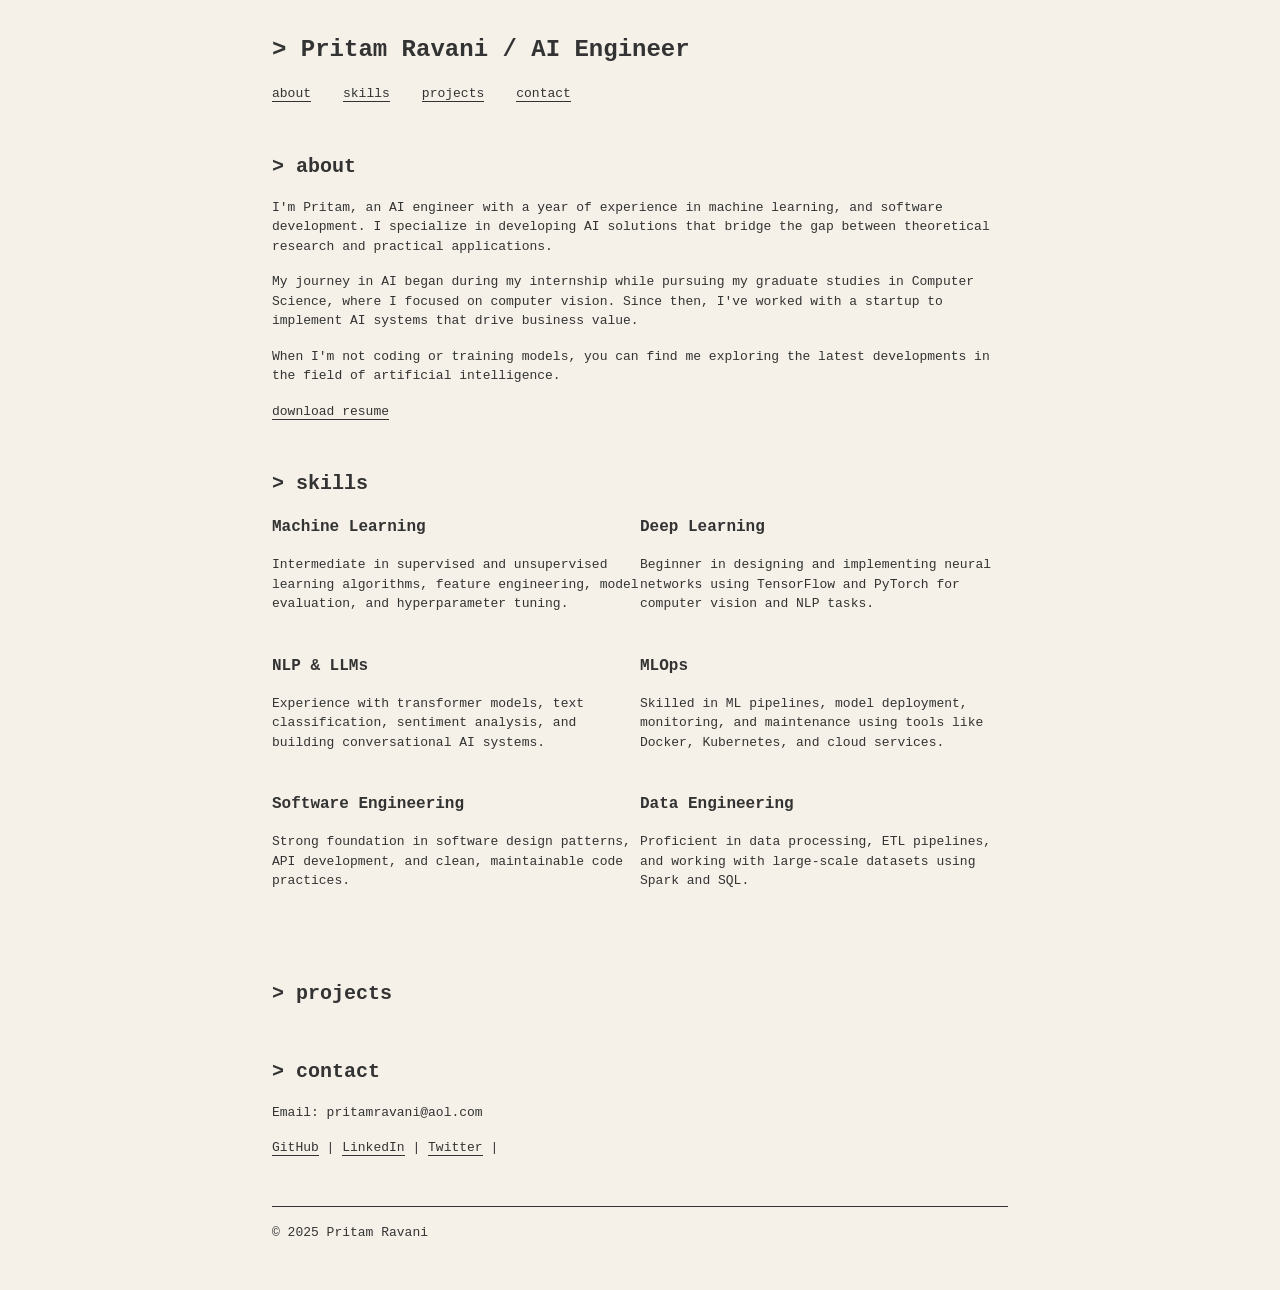
<file: index.html>
<!DOCTYPE html>
<html lang="en">
<head>
  <meta charset="UTF-8">
  <meta name="viewport" content="width=device-width, initial-scale=1.0">
  <title>Pritam Ravani - AI Engineer & Developer</title>
  <style>
    :root {
      --bg-color: #f5f1e8;
      --text-color: #333333;
      --link-color: #333333;
    }
    
    * {
      margin: 0;
      padding: 0;
      box-sizing: border-box;
    }
    
    body {
      font-family: monospace;
      background-color: var(--bg-color);
      color: var(--text-color);
      line-height: 1.5;
      max-width: 800px;
      margin: 0 auto;
      padding: 2rem;
    }
    
    a {
      color: var(--link-color);
      text-decoration: none;
      border-bottom: 1px solid var(--text-color);
    }
    
    nav {
      margin-bottom: 3rem;
    }
    
    nav ul {
      list-style-type: none;
      display: flex;
    }
    
    nav li {
      margin-right: 2rem;
    }
    
    h1, h2, h3 {
      margin-bottom: 1rem;
    }
    
    h1 {
      font-size: 1.5rem;
    }
    
    h2 {
      font-size: 1.25rem;
      margin-top: 3rem;
    }
    
    h3 {
      font-size: 1rem;
    }
    
    p {
      margin-bottom: 1rem;
    }
    
    section {
      margin-bottom: 3rem;
    }
    
    .skills {
      display: flex;
      flex-wrap: wrap;
    }
    
    .skill {
      width: 100%;
      margin-bottom: 1.5rem;
    }
    
    .projects {
      margin-top: 1rem;
    }
    
    .project {
      margin-bottom: 2rem;
    }
    
    .tags {
      margin: 0.5rem 0;
    }
    
    .contact-info {
      margin-bottom: 2rem;
    }
    
    footer {
      margin-top: 3rem;
      border-top: 1px solid var(--text-color);
      padding-top: 1rem;
    }
    
    @media (min-width: 600px) {
      .skill {
        width: 50%;
      }
    }
  </style>
</head>
<body>
  <header>
    <h1>> Pritam Ravani / AI Engineer</h1>
    <nav>
      <ul>
        <li><a href="#about">about</a></li>
        <li><a href="#skills">skills</a></li>
        <li><a href="#projects">projects</a></li>
        <li><a href="#contact">contact</a></li>
      </ul>
    </nav>
  </header>

  <main>
    <section id="about">
      <h2>> about</h2>
      <p>I'm Pritam, an AI engineer with a year of experience in machine learning, and software development. I specialize in developing AI solutions that bridge the gap between theoretical research and practical applications.</p>
      <p>My journey in AI began during my internship while pursuing my graduate studies in Computer Science, where I focused on computer vision. Since then, I've worked with a startup to implement AI systems that drive business value.</p>
      <p>When I'm not coding or training models, you can find me exploring the latest developments in the field of artificial intelligence.</p>
      <p><a href="#">download resume</a></p>
    </section>

    <section id="skills">
      <h2>> skills</h2>
      <div class="skills">
        <div class="skill">
          <h3>Machine Learning</h3>
          <p>Intermediate in supervised and unsupervised learning algorithms, feature engineering, model evaluation, and hyperparameter tuning.</p>
        </div>
        <div class="skill">
          <h3>Deep Learning</h3>
          <p>Beginner in designing and implementing neural networks using TensorFlow and PyTorch for computer vision and NLP tasks.</p>
        </div>
        <div class="skill">
          <h3>NLP & LLMs</h3>
          <p>Experience with transformer models, text classification, sentiment analysis, and building conversational AI systems.</p>
        </div>
        <div class="skill">
          <h3>MLOps</h3>
          <p>Skilled in ML pipelines, model deployment, monitoring, and maintenance using tools like Docker, Kubernetes, and cloud services.</p>
        </div>
        <div class="skill">
          <h3>Software Engineering</h3>
          <p>Strong foundation in software design patterns, API development, and clean, maintainable code practices.</p>
        </div>
        <div class="skill">
          <h3>Data Engineering</h3>
          <p>Proficient in data processing, ETL pipelines, and working with large-scale datasets using Spark and SQL.</p>
        </div>
      </div>
    </section>

    <section id="projects">
      <h2>> projects</h2>
      <div class="projects">
<!--         <div class="project">
          <h3>Intelligent Document Processor</h3>
          <p>An AI-powered document processing system that extracts structured information from unstructured documents using NLP and computer vision techniques.</p>
          <p class="tags">PyTorch | OCR | NLP | FastAPI</p>
          <p><a href="#">view project</a></p>
        </div>
        <div class="project">
          <h3>Real-time Emotion Recognition</h3>
          <p>A computer vision application that detects and classifies human emotions from facial expressions in real-time video streams.</p>
          <p class="tags">TensorFlow | Computer Vision | OpenCV | Flask</p>
          <p><a href="#">view project</a></p>
        </div>
        <div class="project">
          <h3>Conversational AI Assistant</h3>
          <p>A domain-specific conversational AI assistant built using large language models and fine-tuned for customer support in the healthcare industry.</p>
          <p class="tags">LLMs | Transformer Models | NLP | React</p>
          <p><a href="#">view project</a></p>
        </div> -->
      </div>
    </section>

    <section id="contact">
      <h2>> contact</h2>
      <div class="contact-info">
        <p>Email: pritamravani@aol.com</p>
        <p>
          <a href="https://github.com/pritam-ravani">GitHub</a> | 
          <a href="https://linkedin.com/in/pritamravani">LinkedIn</a> | 
          <a href="https://twitter.com/pritamravani">Twitter</a> | 
<!--           <a href="#">Medium</a> -->
        </p>
      </div>
    </section>
  </main>

  <footer>
    <p>&copy; 2025 Pritam Ravani</p>
  </footer>
</body>
</html>
</file>
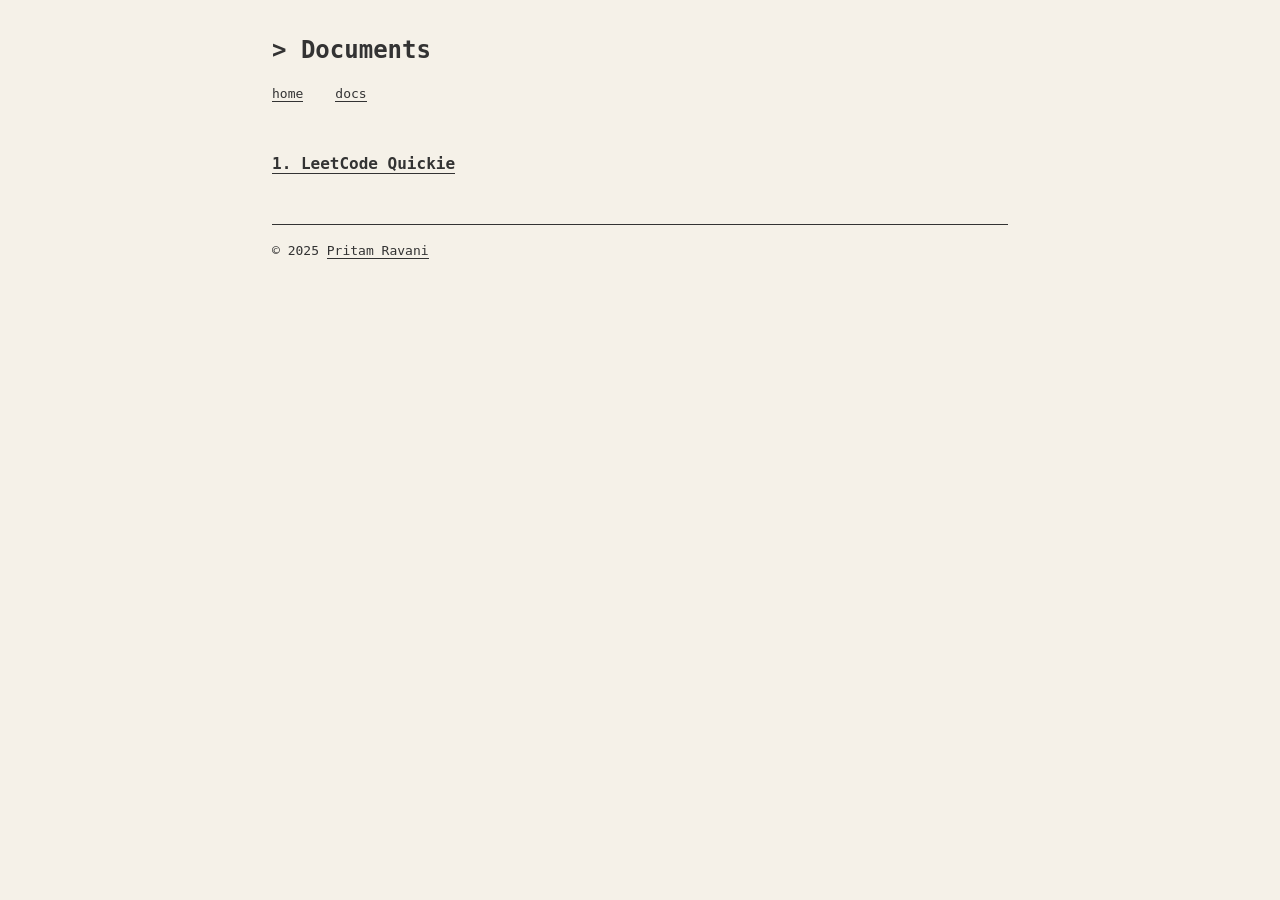
<file: docs/index.html>
<!DOCTYPE html>
<html lang="en">
<head>
  <meta charset="UTF-8">
  <meta name="viewport" content="width=device-width, initial-scale=1.0">
  <title>Documents | Pritam Ravani</title>
  <style>
    :root {
      --bg-color: #f5f1e8;
      --text-color: #333333;
      --link-color: #333333;
    }
    
    * {
      margin: 0;
      padding: 0;
      box-sizing: border-box;
    }
    
    body {
      font-family: monospace;
      background-color: var(--bg-color);
      color: var(--text-color);
      line-height: 1.5;
      max-width: 800px;
      margin: 0 auto;
      padding: 2rem;
    }
    
    a {
      color: var(--link-color);
      text-decoration: none;
      border-bottom: 1px solid var(--text-color);
    }
    
    a:hover {
      opacity: 0.7;
    }
    
    nav {
      margin-bottom: 3rem;
    }
    
    nav ul {
      list-style-type: none;
      display: flex;
    }
    
    nav li {
      margin-right: 2rem;
    }
    
    h1, h2, h3 {
      margin-bottom: 1rem;
    }
    
    h1 {
      font-size: 1.5rem;
    }
    
    h2 {
      font-size: 1.25rem;
      margin-top: 3rem;
    }
    
    h3 {
      font-size: 1rem;
      margin-bottom: 0.5rem;
    }
    
    section {
      margin-bottom: 3rem;
    }
    
    .document-list {
      margin-top: 1rem;
    }
    
    .document-item {
      margin-bottom: 1.5rem;
    }
    
    footer {
      margin-top: 3rem;
      border-top: 1px solid var(--text-color);
      padding-top: 1rem;
    }
  </style>
</head>
<body>
  <header>
    <h1>> Documents</h1>
    <nav>
      <ul>
        <li><a href="/index.html">home</a></li>
        <li><a href="#docs">docs</a></li>
      </ul>
    </nav>
  </header>

  <main>
    <section id="docs">
      <div class="document-list">
        <div class="document-item">
          <h3><a href="leetcode.html">1. LeetCode Quickie</a></h3>
        </div>
      </div>
    </section>
  </main>

  <footer>
    <p>&copy; 2025 <a href="/index.html">Pritam Ravani</a></p>
  </footer>
</body>
</html>
</file>
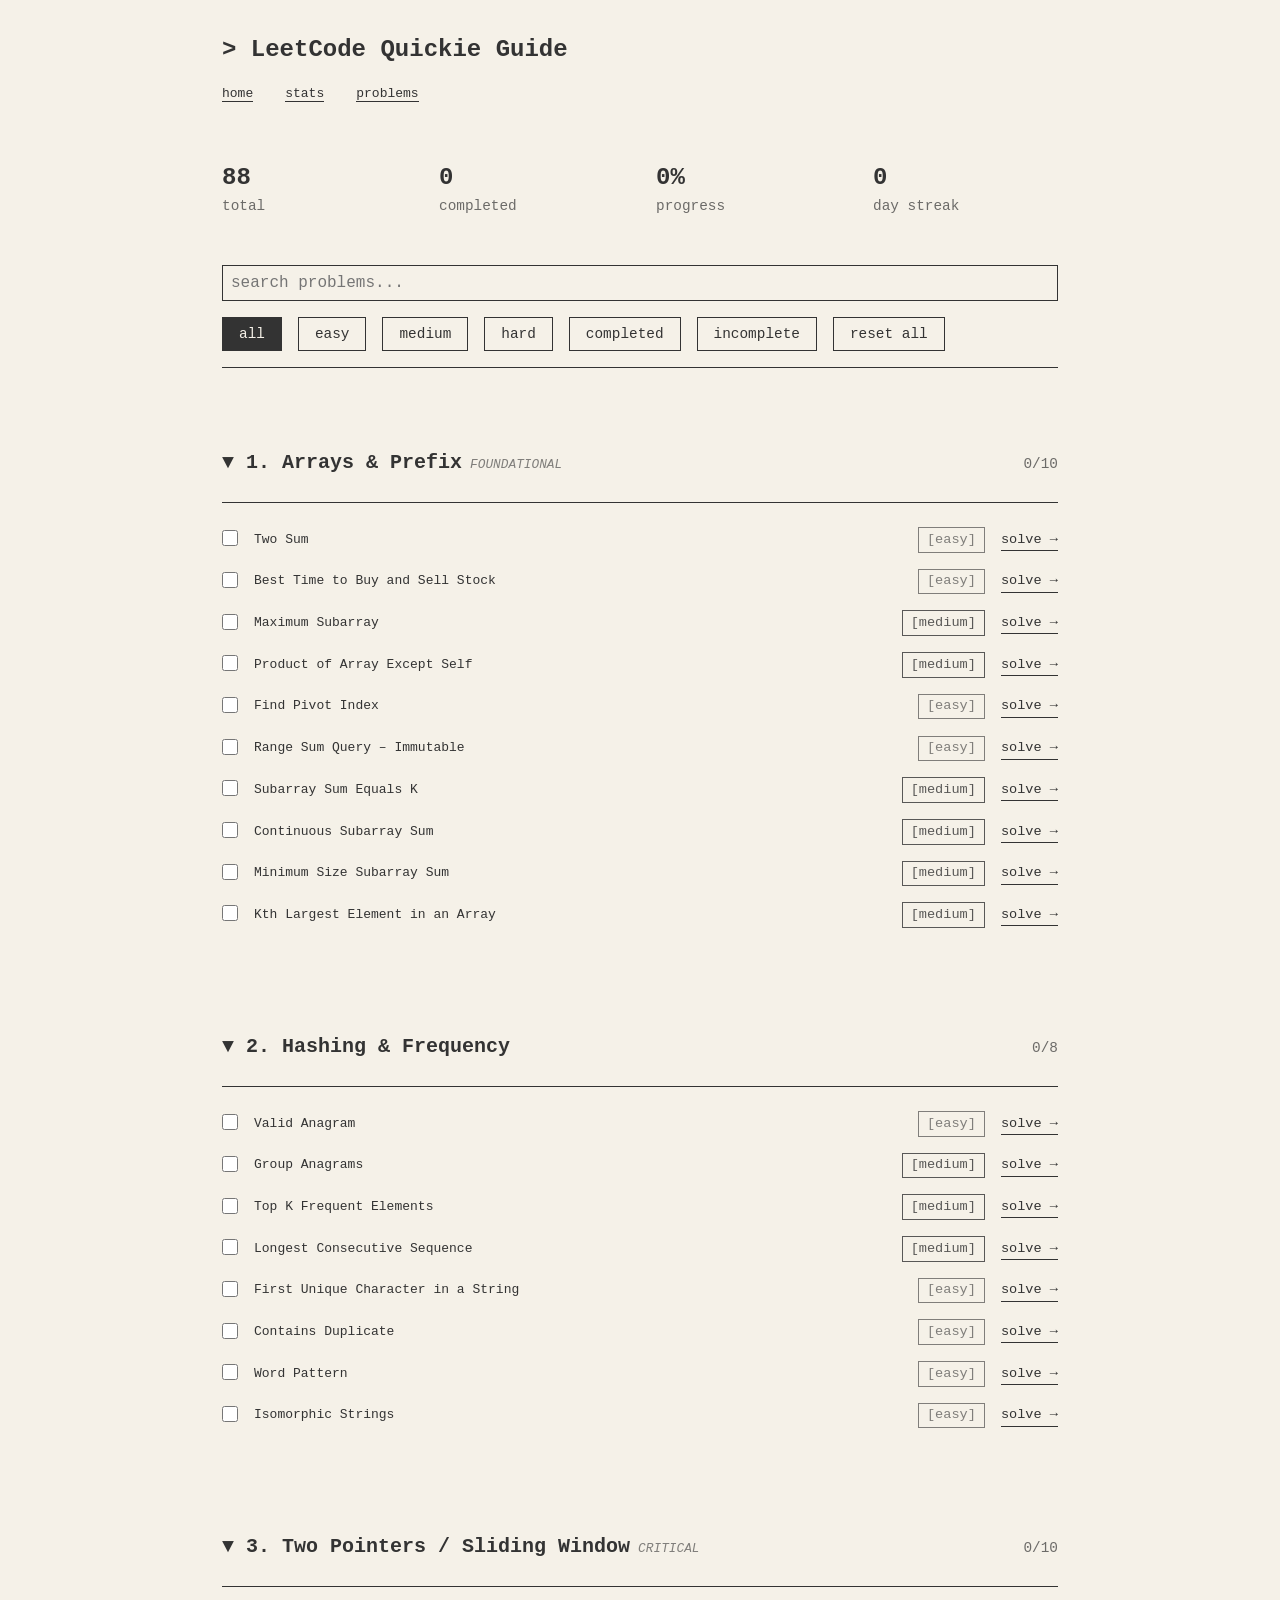
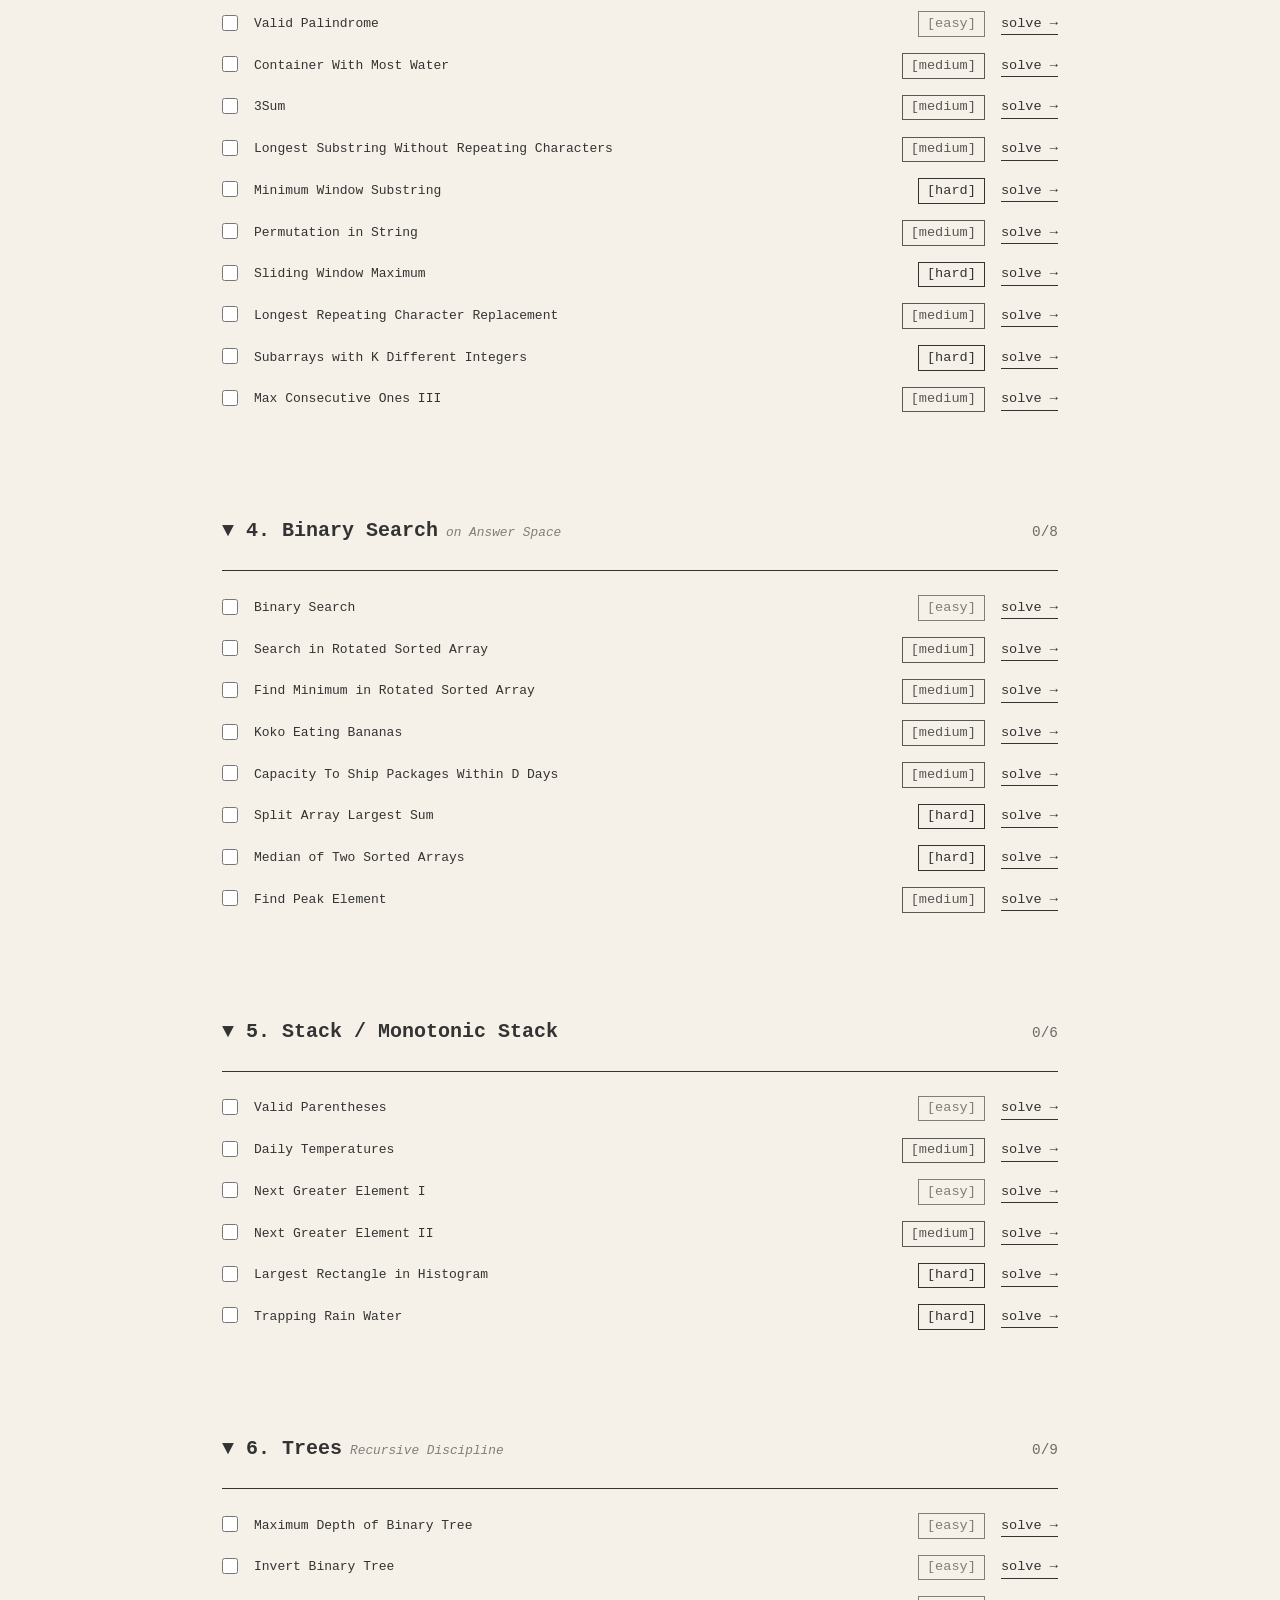
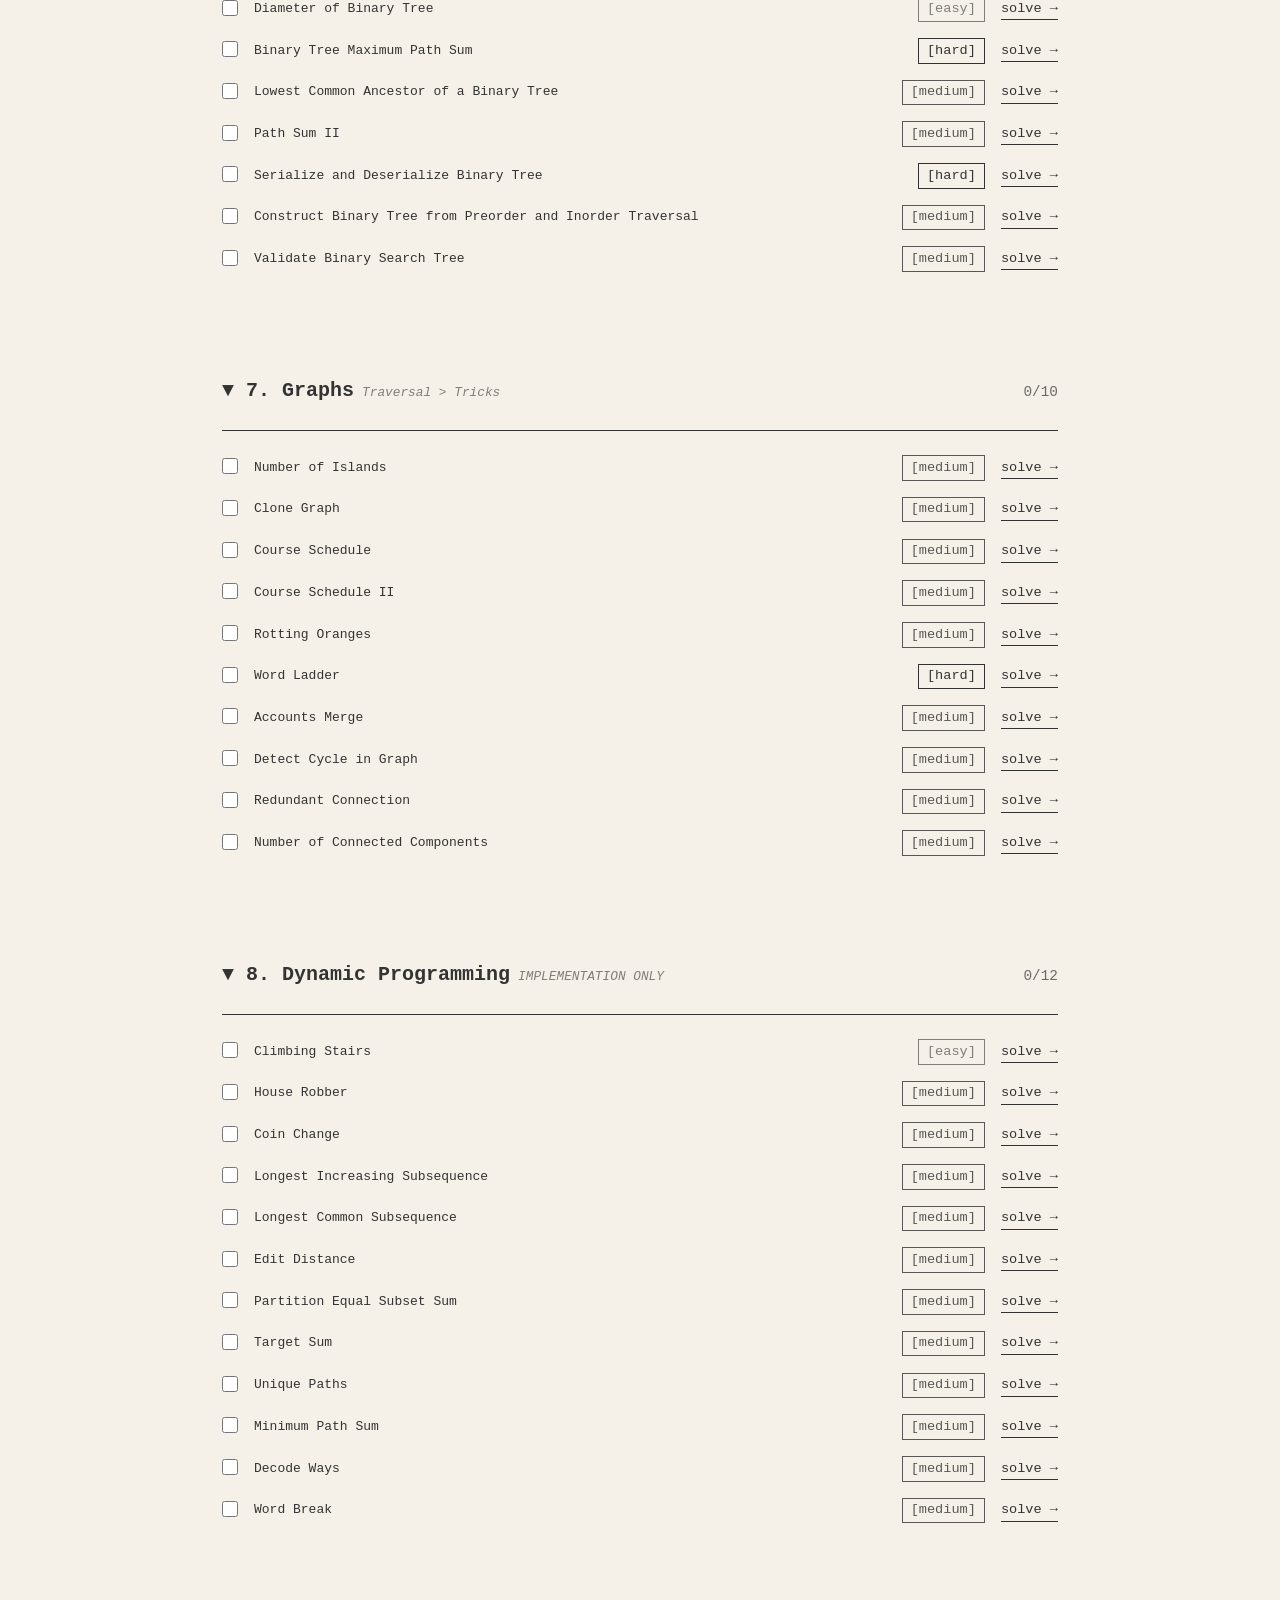
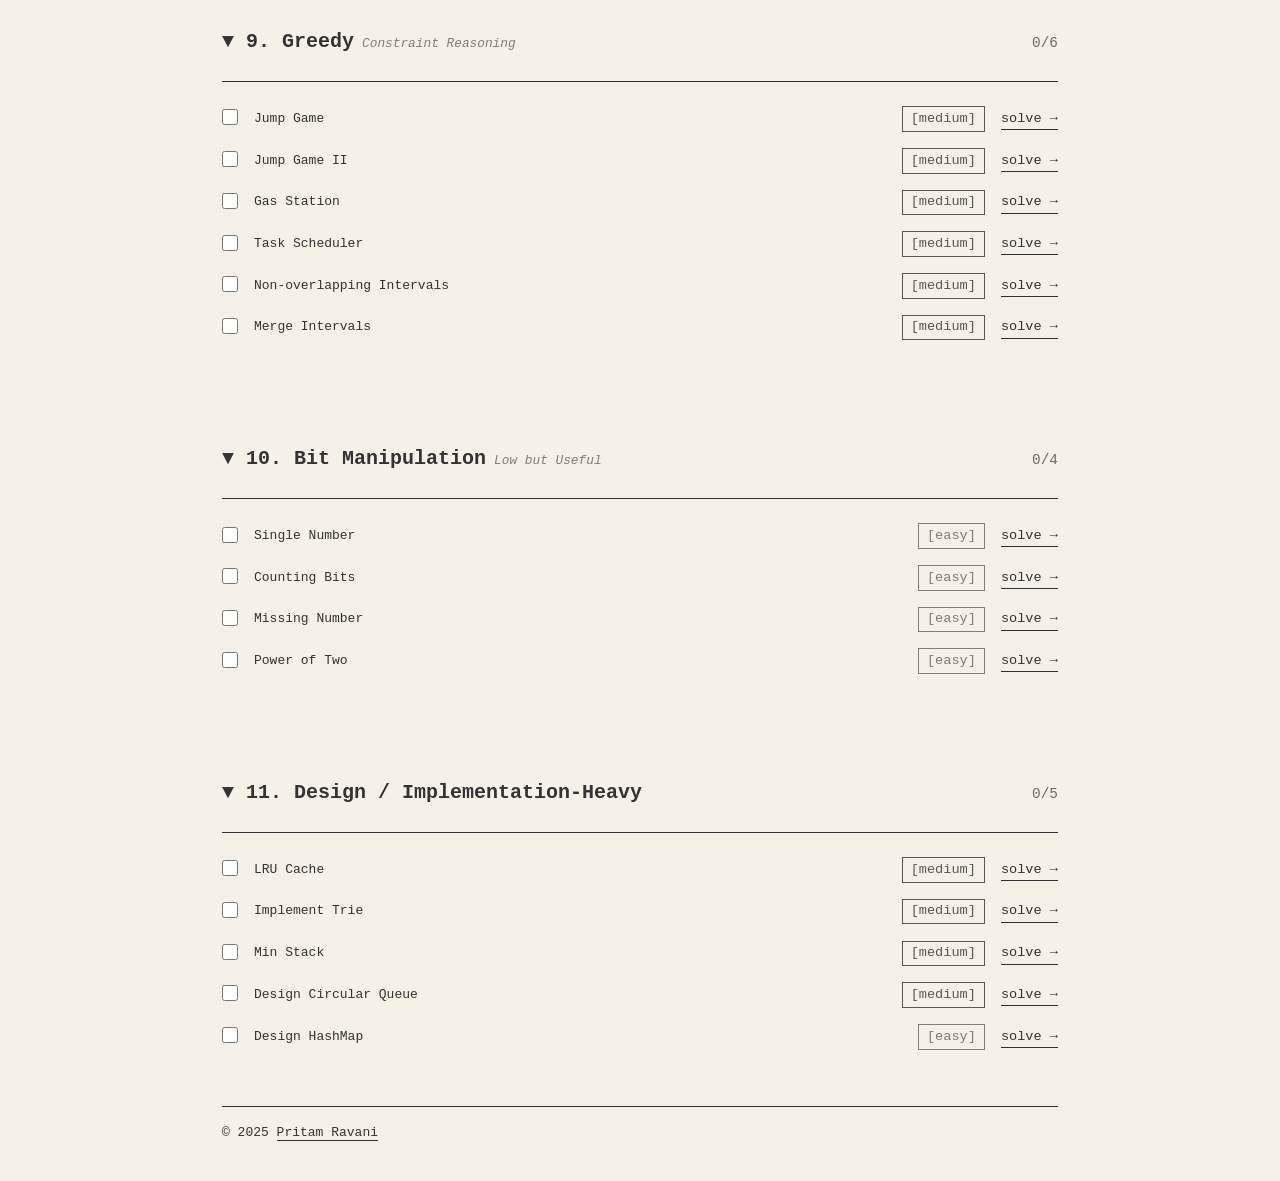
<file: docs/leetcode.html>
<!DOCTYPE html>
<html lang="en">
<head>
  <meta charset="UTF-8">
  <meta name="viewport" content="width=device-width, initial-scale=1.0">
  <title>LeetCode Guide | Pritam Ravani</title>
  <style>
    :root {
      --bg-color: #f5f1e8;
      --text-color: #333333;
      --link-color: #333333;
    }
    
    * {
      margin: 0;
      padding: 0;
      box-sizing: border-box;
    }
    
    body {
      font-family: monospace;
      background-color: var(--bg-color);
      color: var(--text-color);
      line-height: 1.5;
      max-width: 900px;
      margin: 0 auto;
      padding: 2rem;
    }
    
    a {
      color: var(--link-color);
      text-decoration: none;
      border-bottom: 1px solid var(--text-color);
    }
    
    a:hover {
      opacity: 0.7;
    }
    
    nav {
      margin-bottom: 3rem;
    }
    
    nav ul {
      list-style-type: none;
      display: flex;
      flex-wrap: wrap;
    }
    
    nav li {
      margin-right: 2rem;
      margin-bottom: 0.5rem;
    }
    
    h1, h2, h3 {
      margin-bottom: 1rem;
    }
    
    h1 {
      font-size: 1.5rem;
    }
    
    h2 {
      font-size: 1.25rem;
      margin-top: 3rem;
      cursor: pointer;
      user-select: none;
    }
    
    h2:hover {
      opacity: 0.7;
    }
    
    h3 {
      font-size: 1rem;
    }
    
    p {
      margin-bottom: 1rem;
    }
    
    section {
      margin-bottom: 3rem;
    }
    
    .stats {
      display: flex;
      gap: 2rem;
      margin-bottom: 2rem;
      flex-wrap: wrap;
    }
    
    .stat {
      flex: 1;
      min-width: 120px;
    }
    
    .stat-number {
      font-size: 1.5rem;
      font-weight: bold;
    }
    
    .stat-label {
      font-size: 0.9rem;
      opacity: 0.7;
    }
    
    .controls {
      margin-bottom: 2rem;
      padding-bottom: 1rem;
      border-bottom: 1px solid var(--text-color);
    }
    
    .search-box {
      margin-bottom: 1rem;
    }
    
    .search-box input {
      font-family: monospace;
      background-color: var(--bg-color);
      border: 1px solid var(--text-color);
      color: var(--text-color);
      padding: 0.5rem;
      width: 100%;
      font-size: 1rem;
    }
    
    .search-box input:focus {
      outline: 2px solid var(--text-color);
    }
    
    .filter-buttons {
      display: flex;
      gap: 1rem;
      flex-wrap: wrap;
    }
    
    .btn {
      font-family: monospace;
      background-color: var(--bg-color);
      border: 1px solid var(--text-color);
      color: var(--text-color);
      padding: 0.5rem 1rem;
      cursor: pointer;
      font-size: 0.9rem;
    }
    
    .btn:hover {
      background-color: var(--text-color);
      color: var(--bg-color);
    }
    
    .btn.active {
      background-color: var(--text-color);
      color: var(--bg-color);
    }
    
    .section-header {
      display: flex;
      justify-content: space-between;
      align-items: baseline;
      margin-bottom: 1rem;
      padding-bottom: 0.5rem;
      border-bottom: 1px solid var(--text-color);
    }
    
    .section-title {
      display: flex;
      gap: 0.5rem;
      align-items: baseline;
    }
    
    .collapse-icon {
      display: inline-block;
      transition: transform 0.2s;
    }
    
    .section.collapsed .collapse-icon {
      transform: rotate(-90deg);
    }
    
    .section.collapsed .problem-list {
      display: none;
    }
    
    .tag {
      font-size: 0.8rem;
      opacity: 0.6;
      font-style: italic;
    }
    
    .progress-text {
      font-size: 0.9rem;
      opacity: 0.7;
    }
    
    .problem-list {
      margin-bottom: 2rem;
    }
    
    .problem-item {
      display: flex;
      align-items: flex-start;
      padding: 0.5rem 0;
      gap: 1rem;
    }
    
    .problem-item:hover {
      opacity: 0.7;
    }
    
    .checkbox-wrapper {
      flex-shrink: 0;
      padding-top: 0.2rem;
    }
    
    .checkbox-wrapper input[type="checkbox"] {
      width: 16px;
      height: 16px;
      cursor: pointer;
    }
    
    .problem-info {
      flex: 1;
      display: flex;
      gap: 1rem;
      align-items: baseline;
      flex-wrap: wrap;
    }
    
    .problem-title {
      flex: 1;
      min-width: 200px;
    }
    
    .problem-item.completed .problem-title {
      text-decoration: line-through;
      opacity: 0.5;
    }
    
    .difficulty {
      font-size: 0.85rem;
      padding: 0.1rem 0.5rem;
      border: 1px solid var(--text-color);
      white-space: nowrap;
    }
    
    .difficulty.easy {
      opacity: 0.6;
    }
    
    .difficulty.medium {
      opacity: 0.8;
    }
    
    .difficulty.hard {
      opacity: 1;
    }
    
    .problem-link {
      font-size: 0.85rem;
      white-space: nowrap;
    }
    
    footer {
      margin-top: 3rem;
      padding-top: 1rem;
      border-top: 1px solid var(--text-color);
    }
    
    .hidden {
      display: none;
    }
    
    @media (max-width: 600px) {
      .problem-info {
        flex-direction: column;
        gap: 0.5rem;
      }
      
      .filter-buttons {
        flex-direction: column;
      }
      
      .btn {
        width: 100%;
      }
    }
  </style>
</head>
<body>
  <header>
    <h1>> LeetCode Quickie Guide</h1>
    <nav>
      <ul>
        <li><a href="index.html">home</a></li>
        <li><a href="#stats">stats</a></li>
        <li><a href="#problems">problems</a></li>
      </ul>
    </nav>
  </header>

  <main>
    <section id="stats">
      <div class="stats">
        <div class="stat">
          <div class="stat-number" id="total-problems">0</div>
          <div class="stat-label">total</div>
        </div>
        <div class="stat">
          <div class="stat-number" id="completed-problems">0</div>
          <div class="stat-label">completed</div>
        </div>
        <div class="stat">
          <div class="stat-number" id="progress-percentage">0%</div>
          <div class="stat-label">progress</div>
        </div>
        <div class="stat">
          <div class="stat-number" id="streak-count">0</div>
          <div class="stat-label">day streak</div>
        </div>
      </div>
    </section>

    <section class="controls">
      <div class="search-box">
        <input type="text" id="search-input" placeholder="search problems...">
      </div>
      <div class="filter-buttons">
        <button class="btn active" onclick="filterDifficulty('all')">all</button>
        <button class="btn" onclick="filterDifficulty('easy')">easy</button>
        <button class="btn" onclick="filterDifficulty('medium')">medium</button>
        <button class="btn" onclick="filterDifficulty('hard')">hard</button>
        <button class="btn" onclick="showCompleted()">completed</button>
        <button class="btn" onclick="showIncomplete()">incomplete</button>
        <button class="btn" onclick="resetProgress()">reset all</button>
      </div>
    </section>

    <section id="problems">
      <!-- Problems will be dynamically inserted here -->
    </section>
  </main>

  <footer>
    <p>&copy; 2025 <a href="index.html">Pritam Ravani</a></p>
  </footer>

  <script>
    const problemsData = {
      "1. Arrays & Prefix": {
        tag: "FOUNDATIONAL",
        problems: [
          { title: "Two Sum", difficulty: "easy", link: "https://leetcode.com/problems/two-sum/" },
          { title: "Best Time to Buy and Sell Stock", difficulty: "easy", link: "https://leetcode.com/problems/best-time-to-buy-and-sell-stock/" },
          { title: "Maximum Subarray", difficulty: "medium", link: "https://leetcode.com/problems/maximum-subarray/" },
          { title: "Product of Array Except Self", difficulty: "medium", link: "https://leetcode.com/problems/product-of-array-except-self/" },
          { title: "Find Pivot Index", difficulty: "easy", link: "https://leetcode.com/problems/find-pivot-index/" },
          { title: "Range Sum Query – Immutable", difficulty: "easy", link: "https://leetcode.com/problems/range-sum-query-immutable/" },
          { title: "Subarray Sum Equals K", difficulty: "medium", link: "https://leetcode.com/problems/subarray-sum-equals-k/" },
          { title: "Continuous Subarray Sum", difficulty: "medium", link: "https://leetcode.com/problems/continuous-subarray-sum/" },
          { title: "Minimum Size Subarray Sum", difficulty: "medium", link: "https://leetcode.com/problems/minimum-size-subarray-sum/" },
          { title: "Kth Largest Element in an Array", difficulty: "medium", link: "https://leetcode.com/problems/kth-largest-element-in-an-array/" }
        ]
      },
      "2. Hashing & Frequency": {
        tag: "",
        problems: [
          { title: "Valid Anagram", difficulty: "easy", link: "https://leetcode.com/problems/valid-anagram/" },
          { title: "Group Anagrams", difficulty: "medium", link: "https://leetcode.com/problems/group-anagrams/" },
          { title: "Top K Frequent Elements", difficulty: "medium", link: "https://leetcode.com/problems/top-k-frequent-elements/" },
          { title: "Longest Consecutive Sequence", difficulty: "medium", link: "https://leetcode.com/problems/longest-consecutive-sequence/" },
          { title: "First Unique Character in a String", difficulty: "easy", link: "https://leetcode.com/problems/first-unique-character-in-a-string/" },
          { title: "Contains Duplicate", difficulty: "easy", link: "https://leetcode.com/problems/contains-duplicate/" },
          { title: "Word Pattern", difficulty: "easy", link: "https://leetcode.com/problems/word-pattern/" },
          { title: "Isomorphic Strings", difficulty: "easy", link: "https://leetcode.com/problems/isomorphic-strings/" }
        ]
      },
      "3. Two Pointers / Sliding Window": {
        tag: "CRITICAL",
        problems: [
          { title: "Valid Palindrome", difficulty: "easy", link: "https://leetcode.com/problems/valid-palindrome/" },
          { title: "Container With Most Water", difficulty: "medium", link: "https://leetcode.com/problems/container-with-most-water/" },
          { title: "3Sum", difficulty: "medium", link: "https://leetcode.com/problems/3sum/" },
          { title: "Longest Substring Without Repeating Characters", difficulty: "medium", link: "https://leetcode.com/problems/longest-substring-without-repeating-characters/" },
          { title: "Minimum Window Substring", difficulty: "hard", link: "https://leetcode.com/problems/minimum-window-substring/" },
          { title: "Permutation in String", difficulty: "medium", link: "https://leetcode.com/problems/permutation-in-string/" },
          { title: "Sliding Window Maximum", difficulty: "hard", link: "https://leetcode.com/problems/sliding-window-maximum/" },
          { title: "Longest Repeating Character Replacement", difficulty: "medium", link: "https://leetcode.com/problems/longest-repeating-character-replacement/" },
          { title: "Subarrays with K Different Integers", difficulty: "hard", link: "https://leetcode.com/problems/subarrays-with-k-different-integers/" },
          { title: "Max Consecutive Ones III", difficulty: "medium", link: "https://leetcode.com/problems/max-consecutive-ones-iii/" }
        ]
      },
      "4. Binary Search": {
        tag: "on Answer Space",
        problems: [
          { title: "Binary Search", difficulty: "easy", link: "https://leetcode.com/problems/binary-search/" },
          { title: "Search in Rotated Sorted Array", difficulty: "medium", link: "https://leetcode.com/problems/search-in-rotated-sorted-array/" },
          { title: "Find Minimum in Rotated Sorted Array", difficulty: "medium", link: "https://leetcode.com/problems/find-minimum-in-rotated-sorted-array/" },
          { title: "Koko Eating Bananas", difficulty: "medium", link: "https://leetcode.com/problems/koko-eating-bananas/" },
          { title: "Capacity To Ship Packages Within D Days", difficulty: "medium", link: "https://leetcode.com/problems/capacity-to-ship-packages-within-d-days/" },
          { title: "Split Array Largest Sum", difficulty: "hard", link: "https://leetcode.com/problems/split-array-largest-sum/" },
          { title: "Median of Two Sorted Arrays", difficulty: "hard", link: "https://leetcode.com/problems/median-of-two-sorted-arrays/" },
          { title: "Find Peak Element", difficulty: "medium", link: "https://leetcode.com/problems/find-peak-element/" }
        ]
      },
      "5. Stack / Monotonic Stack": {
        tag: "",
        problems: [
          { title: "Valid Parentheses", difficulty: "easy", link: "https://leetcode.com/problems/valid-parentheses/" },
          { title: "Daily Temperatures", difficulty: "medium", link: "https://leetcode.com/problems/daily-temperatures/" },
          { title: "Next Greater Element I", difficulty: "easy", link: "https://leetcode.com/problems/next-greater-element-i/" },
          { title: "Next Greater Element II", difficulty: "medium", link: "https://leetcode.com/problems/next-greater-element-ii/" },
          { title: "Largest Rectangle in Histogram", difficulty: "hard", link: "https://leetcode.com/problems/largest-rectangle-in-histogram/" },
          { title: "Trapping Rain Water", difficulty: "hard", link: "https://leetcode.com/problems/trapping-rain-water/" }
        ]
      },
      "6. Trees": {
        tag: "Recursive Discipline",
        problems: [
          { title: "Maximum Depth of Binary Tree", difficulty: "easy", link: "https://leetcode.com/problems/maximum-depth-of-binary-tree/" },
          { title: "Invert Binary Tree", difficulty: "easy", link: "https://leetcode.com/problems/invert-binary-tree/" },
          { title: "Diameter of Binary Tree", difficulty: "easy", link: "https://leetcode.com/problems/diameter-of-binary-tree/" },
          { title: "Binary Tree Maximum Path Sum", difficulty: "hard", link: "https://leetcode.com/problems/binary-tree-maximum-path-sum/" },
          { title: "Lowest Common Ancestor of a Binary Tree", difficulty: "medium", link: "https://leetcode.com/problems/lowest-common-ancestor-of-a-binary-tree/" },
          { title: "Path Sum II", difficulty: "medium", link: "https://leetcode.com/problems/path-sum-ii/" },
          { title: "Serialize and Deserialize Binary Tree", difficulty: "hard", link: "https://leetcode.com/problems/serialize-and-deserialize-binary-tree/" },
          { title: "Construct Binary Tree from Preorder and Inorder Traversal", difficulty: "medium", link: "https://leetcode.com/problems/construct-binary-tree-from-preorder-and-inorder-traversal/" },
          { title: "Validate Binary Search Tree", difficulty: "medium", link: "https://leetcode.com/problems/validate-binary-search-tree/" }
        ]
      },
      "7. Graphs": {
        tag: "Traversal > Tricks",
        problems: [
          { title: "Number of Islands", difficulty: "medium", link: "https://leetcode.com/problems/number-of-islands/" },
          { title: "Clone Graph", difficulty: "medium", link: "https://leetcode.com/problems/clone-graph/" },
          { title: "Course Schedule", difficulty: "medium", link: "https://leetcode.com/problems/course-schedule/" },
          { title: "Course Schedule II", difficulty: "medium", link: "https://leetcode.com/problems/course-schedule-ii/" },
          { title: "Rotting Oranges", difficulty: "medium", link: "https://leetcode.com/problems/rotting-oranges/" },
          { title: "Word Ladder", difficulty: "hard", link: "https://leetcode.com/problems/word-ladder/" },
          { title: "Accounts Merge", difficulty: "medium", link: "https://leetcode.com/problems/accounts-merge/" },
          { title: "Detect Cycle in Graph", difficulty: "medium", link: "https://leetcode.com/problems/find-eventual-safe-states/" },
          { title: "Redundant Connection", difficulty: "medium", link: "https://leetcode.com/problems/redundant-connection/" },
          { title: "Number of Connected Components", difficulty: "medium", link: "https://leetcode.com/problems/number-of-connected-components-in-an-undirected-graph/" }
        ]
      },
      "8. Dynamic Programming": {
        tag: "IMPLEMENTATION ONLY",
        problems: [
          { title: "Climbing Stairs", difficulty: "easy", link: "https://leetcode.com/problems/climbing-stairs/" },
          { title: "House Robber", difficulty: "medium", link: "https://leetcode.com/problems/house-robber/" },
          { title: "Coin Change", difficulty: "medium", link: "https://leetcode.com/problems/coin-change/" },
          { title: "Longest Increasing Subsequence", difficulty: "medium", link: "https://leetcode.com/problems/longest-increasing-subsequence/" },
          { title: "Longest Common Subsequence", difficulty: "medium", link: "https://leetcode.com/problems/longest-common-subsequence/" },
          { title: "Edit Distance", difficulty: "medium", link: "https://leetcode.com/problems/edit-distance/" },
          { title: "Partition Equal Subset Sum", difficulty: "medium", link: "https://leetcode.com/problems/partition-equal-subset-sum/" },
          { title: "Target Sum", difficulty: "medium", link: "https://leetcode.com/problems/target-sum/" },
          { title: "Unique Paths", difficulty: "medium", link: "https://leetcode.com/problems/unique-paths/" },
          { title: "Minimum Path Sum", difficulty: "medium", link: "https://leetcode.com/problems/minimum-path-sum/" },
          { title: "Decode Ways", difficulty: "medium", link: "https://leetcode.com/problems/decode-ways/" },
          { title: "Word Break", difficulty: "medium", link: "https://leetcode.com/problems/word-break/" }
        ]
      },
      "9. Greedy": {
        tag: "Constraint Reasoning",
        problems: [
          { title: "Jump Game", difficulty: "medium", link: "https://leetcode.com/problems/jump-game/" },
          { title: "Jump Game II", difficulty: "medium", link: "https://leetcode.com/problems/jump-game-ii/" },
          { title: "Gas Station", difficulty: "medium", link: "https://leetcode.com/problems/gas-station/" },
          { title: "Task Scheduler", difficulty: "medium", link: "https://leetcode.com/problems/task-scheduler/" },
          { title: "Non-overlapping Intervals", difficulty: "medium", link: "https://leetcode.com/problems/non-overlapping-intervals/" },
          { title: "Merge Intervals", difficulty: "medium", link: "https://leetcode.com/problems/merge-intervals/" }
        ]
      },
      "10. Bit Manipulation": {
        tag: "Low but Useful",
        problems: [
          { title: "Single Number", difficulty: "easy", link: "https://leetcode.com/problems/single-number/" },
          { title: "Counting Bits", difficulty: "easy", link: "https://leetcode.com/problems/counting-bits/" },
          { title: "Missing Number", difficulty: "easy", link: "https://leetcode.com/problems/missing-number/" },
          { title: "Power of Two", difficulty: "easy", link: "https://leetcode.com/problems/power-of-two/" }
        ]
      },
      "11. Design / Implementation-Heavy": {
        tag: "",
        problems: [
          { title: "LRU Cache", difficulty: "medium", link: "https://leetcode.com/problems/lru-cache/" },
          { title: "Implement Trie", difficulty: "medium", link: "https://leetcode.com/problems/implement-trie-prefix-tree/" },
          { title: "Min Stack", difficulty: "medium", link: "https://leetcode.com/problems/min-stack/" },
          { title: "Design Circular Queue", difficulty: "medium", link: "https://leetcode.com/problems/design-circular-queue/" },
          { title: "Design HashMap", difficulty: "easy", link: "https://leetcode.com/problems/design-hashmap/" }
        ]
      }
    };

    let currentFilter = 'all';
    let searchQuery = '';

    function init() {
      renderProblems();
      updateStats();
      setupEventListeners();
      updateStreak();
    }

    function renderProblems() {
      const container = document.getElementById('problems');
      container.innerHTML = '';

      Object.keys(problemsData).forEach(sectionName => {
        const sectionData = problemsData[sectionName];
        const section = document.createElement('section');
        section.className = 'section';
        section.id = getSectionId(sectionName);

        const completed = getCompletedCount(sectionName);
        const total = sectionData.problems.length;

        section.innerHTML = `
          <div class="section-header" onclick="toggleSection('${getSectionId(sectionName)}')">
            <div class="section-title">
              <h2><span class="collapse-icon">▼</span> ${sectionName}</h2>
              ${sectionData.tag ? `<span class="tag">${sectionData.tag}</span>` : ''}
            </div>
            <span class="progress-text">${completed}/${total}</span>
          </div>
          <div class="problem-list">
            ${sectionData.problems.map((problem, index) => 
              createProblemHTML(problem, sectionName, index)
            ).join('')}
          </div>
        `;

        container.appendChild(section);
      });

      applyFilters();
    }

    function createProblemHTML(problem, sectionName, index) {
      const isCompleted = isProblemCompleted(sectionName, index);
      return `
        <div class="problem-item ${isCompleted ? 'completed' : ''}" 
             data-difficulty="${problem.difficulty}" 
             data-completed="${isCompleted}"
             data-title="${problem.title.toLowerCase()}">
          <div class="checkbox-wrapper">
            <input type="checkbox" 
                   ${isCompleted ? 'checked' : ''} 
                   onchange="toggleProblem('${sectionName}', ${index})">
          </div>
          <div class="problem-info">
            <span class="problem-title">${problem.title}</span>
            <span class="difficulty ${problem.difficulty}">[${problem.difficulty}]</span>
            <a href="${problem.link}" target="_blank" class="problem-link">solve →</a>
          </div>
        </div>
      `;
    }

    function toggleProblem(sectionName, index) {
      const key = `${sectionName}-${index}`;
      const storage = getProgress();
      
      if (storage[key]) {
        delete storage[key];
      } else {
        storage[key] = {
          completed: true,
          date: new Date().toISOString()
        };
      }
      
      saveProgress(storage);
      updateStreak();
      renderProblems();
      updateStats();
    }

    function isProblemCompleted(sectionName, index) {
      const storage = getProgress();
      const key = `${sectionName}-${index}`;
      return !!storage[key];
    }

    function getCompletedCount(sectionName) {
      const storage = getProgress();
      let count = 0;
      problemsData[sectionName].problems.forEach((_, index) => {
        if (storage[`${sectionName}-${index}`]) count++;
      });
      return count;
    }

    function getProgress() {
      const data = localStorage.getItem('leetcode-progress');
      return data ? JSON.parse(data) : {};
    }

    function saveProgress(data) {
      localStorage.setItem('leetcode-progress', JSON.stringify(data));
    }

    function updateStats() {
      let total = 0;
      let completed = 0;

      Object.keys(problemsData).forEach(section => {
        total += problemsData[section].problems.length;
        completed += getCompletedCount(section);
      });

      document.getElementById('total-problems').textContent = total;
      document.getElementById('completed-problems').textContent = completed;
      document.getElementById('progress-percentage').textContent = 
        total > 0 ? Math.round((completed / total) * 100) + '%' : '0%';
    }

    function updateStreak() {
      const progress = getProgress();
      const dates = Object.values(progress)
        .map(p => new Date(p.date).toDateString())
        .filter((date, index, self) => self.indexOf(date) === index)
        .sort((a, b) => new Date(b) - new Date(a));

      let streak = 0;
      const today = new Date().toDateString();
      const yesterday = new Date(Date.now() - 86400000).toDateString();

      if (dates.length > 0) {
        if (dates[0] === today || dates[0] === yesterday) {
          streak = 1;
          for (let i = 1; i < dates.length; i++) {
            const currentDate = new Date(dates[i]);
            const previousDate = new Date(dates[i - 1]);
            const diff = (previousDate - currentDate) / 86400000;
            if (diff === 1) {
              streak++;
            } else {
              break;
            }
          }
        }
      }

      document.getElementById('streak-count').textContent = streak;
    }

    function filterDifficulty(difficulty) {
      currentFilter = difficulty;
      applyFilters();
      
      document.querySelectorAll('.filter-buttons .btn').forEach(btn => {
        btn.classList.remove('active');
      });
      event.target.classList.add('active');
    }

    function showCompleted() {
      currentFilter = 'completed';
      applyFilters();
      document.querySelectorAll('.filter-buttons .btn').forEach(btn => {
        btn.classList.remove('active');
      });
      event.target.classList.add('active');
    }

    function showIncomplete() {
      currentFilter = 'incomplete';
      applyFilters();
      document.querySelectorAll('.filter-buttons .btn').forEach(btn => {
        btn.classList.remove('active');
      });
      event.target.classList.add('active');
    }

    function applyFilters() {
      document.querySelectorAll('.problem-item').forEach(item => {
        let show = true;

        if (currentFilter !== 'all' && currentFilter !== 'completed' && currentFilter !== 'incomplete') {
          show = item.dataset.difficulty === currentFilter;
        }

        if (currentFilter === 'completed') {
          show = item.dataset.completed === 'true';
        } else if (currentFilter === 'incomplete') {
          show = item.dataset.completed === 'false';
        }

        if (searchQuery && show) {
          show = item.dataset.title.includes(searchQuery.toLowerCase());
        }

        item.style.display = show ? 'flex' : 'none';
      });

      document.querySelectorAll('.section').forEach(section => {
        const visibleProblems = Array.from(section.querySelectorAll('.problem-item')).filter(
          item => item.style.display !== 'none'
        );
        section.style.display = visibleProblems.length === 0 ? 'none' : 'block';
      });
    }

    function setupEventListeners() {
      const searchInput = document.getElementById('search-input');
      searchInput.addEventListener('input', (e) => {
        searchQuery = e.target.value;
        applyFilters();
      });
    }

    function toggleSection(sectionId) {
      const section = document.getElementById(sectionId);
      section.classList.toggle('collapsed');
    }

    function resetProgress() {
      if (confirm('reset all progress? this cannot be undone.')) {
        localStorage.removeItem('leetcode-progress');
        renderProblems();
        updateStats();
        updateStreak();
      }
    }

    function getSectionId(sectionName) {
      return 'section-' + sectionName.replace(/[^a-zA-Z0-9]/g, '-').toLowerCase();
    }

    window.addEventListener('DOMContentLoaded', init);
  </script>
</body>
</html>
</file>
